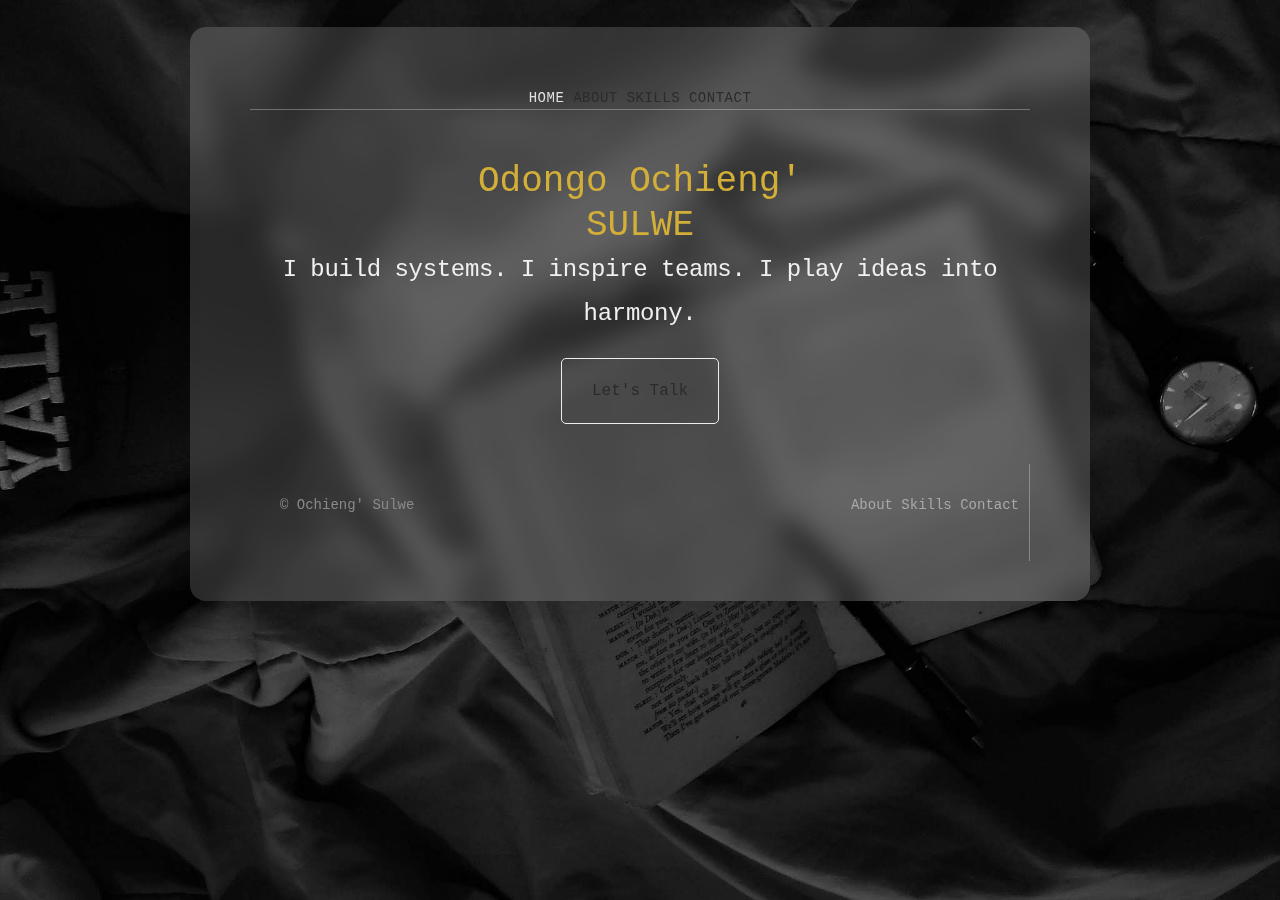
<file: index.html>
<!DOCTYPE html>
<html lang="en">
  <head>
      <meta charset="utf-8">
      <title>Sulwe - Home</title>
      <link rel="stylesheet" href="assets/stylesheets/main.css">
      <link rel="apple-touch-icon" sizes="180x180" href="/apple-touch-icon.png">
      <link rel="icon" type="image/png" sizes="32x32" href="/favicon-32x32.png">
      <link rel="icon" type="image/png" sizes="16x16" href="/favicon-16x16.png">
      <link rel="manifest" href="/site.webmanifest">
  </head>
  <body class="index-body">
      <div class="index-container">
          <header>
              <nav class="primary-nav">
                  <a href="index.html" class="active-index">Home</a>
                  <a href="about.html">About</a>
                  <a href="skills.html">Skills</a>
                  <a href="contact.html">Contact</a>
              </nav>
          </header>
          <section class="hero">
              <h1>Odongo Ochieng&apos; <strong><br>SULWE</strong></h1>
              <p>I build systems. I inspire teams. I play ideas into harmony.</p>
              <a href="contact.html" class="btn btn-alt">Let&apos;s Talk</a>
          </section>
          <footer class="index-footer primary-footer container group">
              <small>&copy; Ochieng&apos; Sulwe</small>
              <nav class="footer-nav">
                  <a href="about.html">About</a>
                  <a href="skills.html">Skills</a>
                  <a href="contact.html">Contact</a>
              </nav>
          </footer>
      </div>
  </body>
</html>
</file>
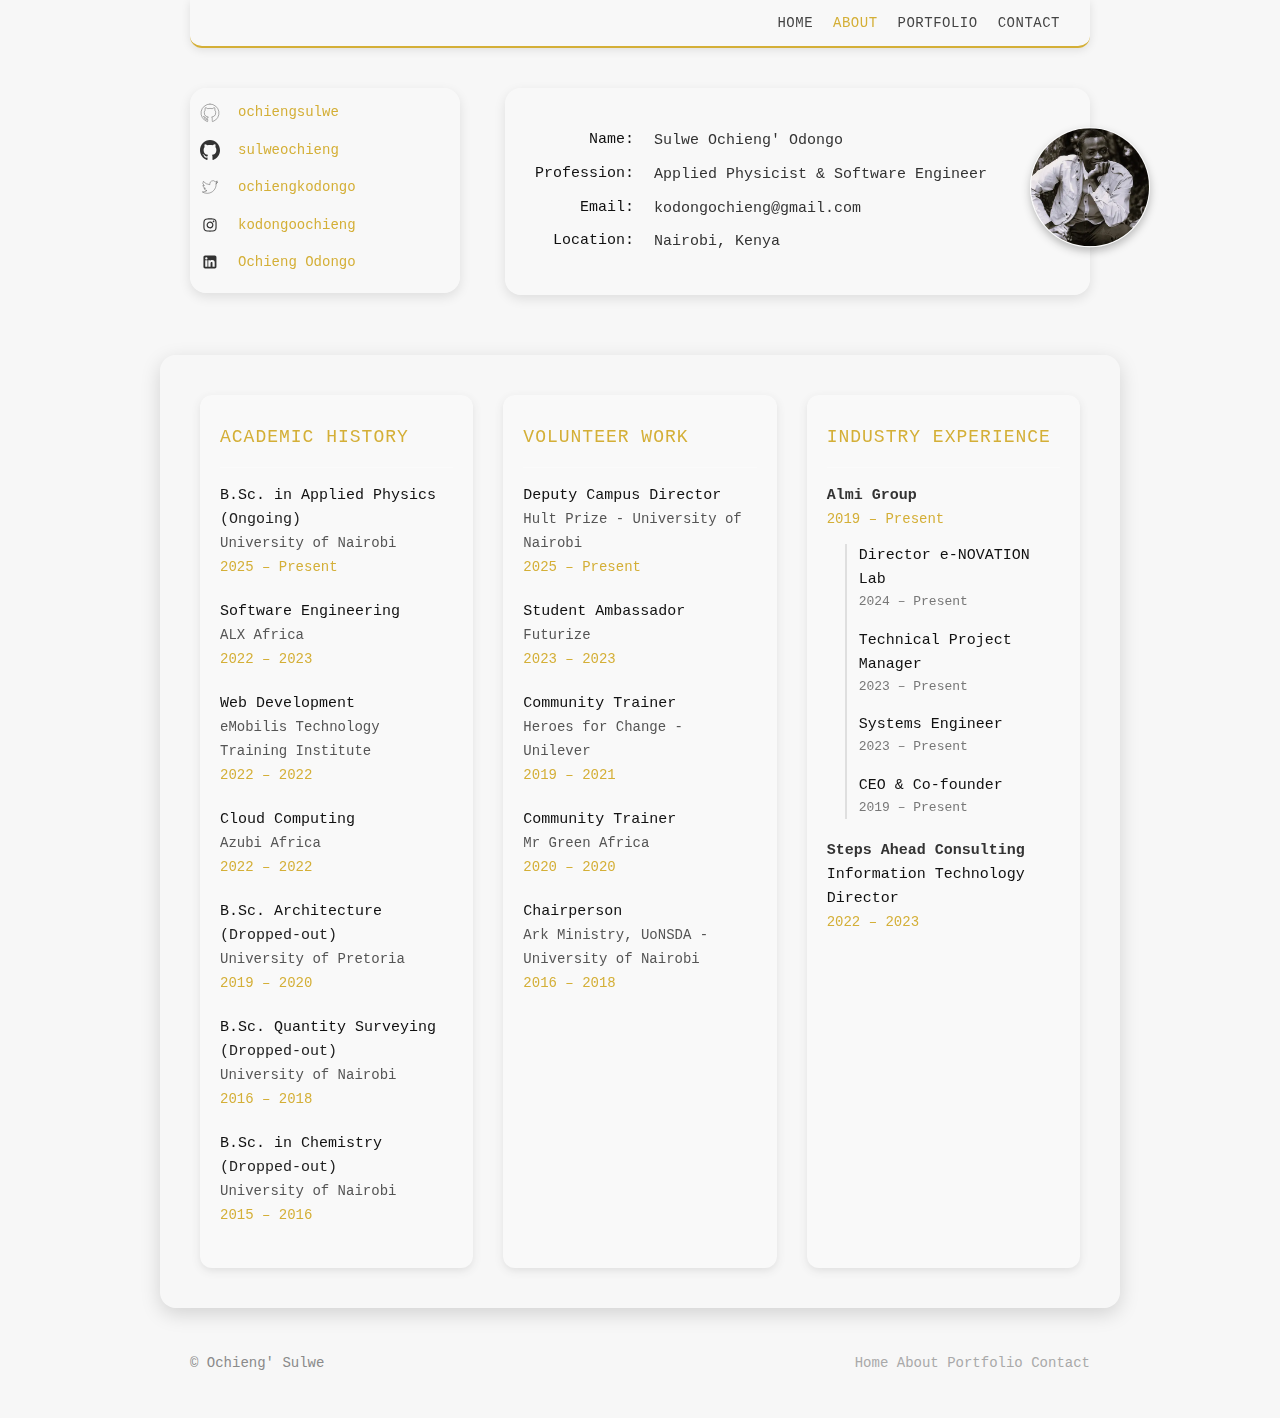
<file: about.html>
<!DOCTYPE html>
<html lang="en">
  <head>
      <meta charset="utf-8">
      <title>Sulwe - About</title>
      <link rel="stylesheet" href="assets/stylesheets/main.css">
  </head>
  <body>
      <header class="container">
          <nav class="about-nav">
              <a href="index.html">Home</a>
              <a href="about.html" class="active-about">About</a>
              <a href="skills.html">Portfolio</a>
              <a href="contact.html">Contact</a>
          </nav>
      </header>
      <section class="about-intro container">
          <!--
              The section to carry; image, social/git links, bio-info
          -->
          <aside class="socials">
              <!--
                  This section is to carry all links to my external links.
                  To organise the data I will use list
                  Should be floated to the left
                  Should occupy 30% of parent width
              -->
              <ul>
                  <li class="social-item">
                      <a href="https://github.com/ochiengsulwe" target="_blank" rel="noopener noreferrer">
                          <img src="assets/images/site/github/github-svgrepo-white.svg" alt="GitHub logo">
                          <span>ochiengsulwe</span>
                      </a>
                  </li>
                  <li class="social-item">
                      <a href="https://github.com/sulweochieng" target="_blank" rel="noopener noreferrer">
                          <img src="assets/images/site/github/github-142-svgrepo-black.svg" alt="GitHub logo">
                          <span>sulweochieng</span>
                      </a>
                  </li>
                  <li class="social-item">
                      <a href="https://x.com/ochiengkodongo" target="_blank" rel="noopener noreferrer">
                          <img src="assets/images/site/twitter/twitter-svgrepo-white.svg" alt="Twitter logo">
                          <span>ochiengkodongo</span>
                      </a>
                  </li>
                  <li class="social-item">
                      <a href="https://www.instagram.com/kodongoochieng/" target="_blank" rel="noopener noreferrer">
                          <img src="assets/images/site/insta/instagram-svgrepo-com.svg" alt="Instagram logo">
                          <span>kodongoochieng</span>
                      </a>
                  </li>
                  <li class="social-item">
                      <a href="https://www.linkedin.com/in/ochiengsulwe/" target="_blank" rel="noopener noreferrer">
                          <img src="assets/images/site/linkedin/linkedin-svgrepo-com.svg" alt="LinkedIn logo">
                          <span>Ochieng Odongo</span>
                      </a>
                  </li>
              </ul>
          </aside>
          <section class="about-hero">
              <!--
                  This section introduces my bio-data.
                  It should contain my image, centrally placed relative to it.
                  Name, Current Location, Email, DOB, Languages etc
              -->
              <ul class="biodata">
                  <li><strong>Name:</strong> Sulwe Ochieng&apos; Odongo</li>
                  <li><strong>Profession:</strong> Applied Physicist &amp; Software Engineer</li>
                  <li><strong>Email:</strong> kodongochieng@gmail.com</li>
                  <li><strong>Location:</strong> Nairobi, Kenya</li>
              </ul>
              <div class="profile-image">
                  <img src="assets/images/profile/Ochibo.webp" alt="Sulwe Profile"
                  loading="lazy">
              </div>
          </section>
      </section>
      <section class="career-summary container">
          <!-- ACADEMIC QUALIFICATIONS -->
          <div class="column academics">
              <h2 class="about-h2">Academic History</h2>
              <ul class="qualifications">
                  <li>
                      <strong>B.Sc. in Applied Physics</strong> (Ongoing)<br>
                      <span class="institution">University of Nairobi</span><br>
                      <span class="duration">2025 – Present</span>
                  </li>
                  <li>
                      <strong>Software Engineering</strong><br>
                      <span class="institution">ALX Africa</span><br>
                      <span class="duration">2022 – 2023</span>
                  </li>
                  <li>
                      <strong>Web Development</strong><br>
                      <span class="institution">eMobilis Technology Training Institute</span><br>
                      <span class="duration">2022 – 2022</span>
                  </li>
                  <li>
                      <strong>Cloud Computing</strong><br>
                      <span class="institution">Azubi Africa</span><br>
                      <span class="duration">2022 – 2022</span>
                  </li>
                  <li>
                      <strong>B.Sc. Architecture</strong> (Dropped-out)<br>
                      <span class="institution">University of Pretoria</span><br>
                      <span class="duration">2019 – 2020</span>
                  </li>
                  <li>
                      <strong>B.Sc. Quantity Surveying</strong> (Dropped-out)<br>
                      <span class="institution">University of Nairobi</span><br>
                      <span class="duration">2016 – 2018</span>
                  </li>
                  <li>
                      <strong>B.Sc. in Chemistry</strong> (Dropped-out)<br>
                      <span class="institution">University of Nairobi</span><br>
                      <span class="duration">2015 – 2016</span>
                  </li>
              </ul>
          </div>
          <!-- VOLUNTEER ENGAGEMENTS -->
          <div class="column volunteer">
              <h2 class="about-h2">Volunteer Work</h2>
              <ul class="volunteer-list">
                  <li>
                      <strong>Deputy Campus Director</strong><br><span class="org">Hult
                          Prize - University of Nairobi</span><br>
                      <span class="duration">2025 – Present</span>
                  </li>
                  <li>
                      <strong>Student Ambassador</strong><br><span class="org">Futurize</span><br>
                      <span class="duration">2023 – 2023</span>
                  </li>
                  <li>
                      <strong>Community Trainer</strong><br><span class="org">Heroes for
                          Change - Unilever</span><br>
                      <span class="duration">2019 – 2021</span>
                  </li>
                  <li>
                      <strong>Community Trainer</strong><br><span class="org">Mr Green Africa</span><br>
                      <span class="duration">2020 – 2020</span>
                  </li>
                  <li>
                      <strong>Chairperson</strong><br><span class="org">Ark Ministry, UoNSDA - University
                          of Nairobi</span><br>
                      <span class="duration">2016 – 2018</span>
                  </li>
              </ul>
          </div>
          <!-- WORK EXPERIENCE -->
          <div class="column work">
              <h2 class="about-h2">Industry Experience</h2>
              <ul class="work-list">
                  <!-- Almi Group -->
                  <li>
                      <a href="https://almi.co.ke" target="_blank" rel="noopener">Almi
                          Group</a><br>
                      <span class="duration">2019 – Present</span>
                      <ul class="roles">
                          <li>
                              <strong>Director e-NOVATION Lab</strong><br>
                              <span class="role-duration">2024 – Present</span>
                          </li>
                          <li>
                              <strong>Technical Project Manager</strong><br>
                              <span class="role-duration">2023 – Present</span>
                          </li>
                          <li>
                              <strong>Systems Engineer</strong><br>
                              <span class="role-duration">2023 – Present</span>
                          </li>
                          <li>
                              <strong>CEO &amp; Co-founder</strong><br>
                              <span class="role-duration">2019 – Present</span>
                          </li>
                      </ul>
                  </li>
                  <!-- Steps Ahead Consulting -->
                  <li>
                      <a href="https://www.stepsaheadconsulting.net/" target="_blank"
                          rel="noopener">Steps Ahead Consulting</a><br>
                      <strong>Information Technology Director</strong><br>
                      <span class="duration">2022 – 2023</span>
                  </li>
              </ul>
          </div>
      </section>
          
      <footer class="primary-footer container group">
          <small>&copy; Ochieng&apos; Sulwe</small>
          <nav class="footer-nav">
              <a href="index.html">Home</a>
              <a href="about.html">About</a>
              <a href="skills.html">Portfolio</a>
              <a href="contact.html">Contact</a>
          </nav>
      </footer>
  </body>
</html>
</file>
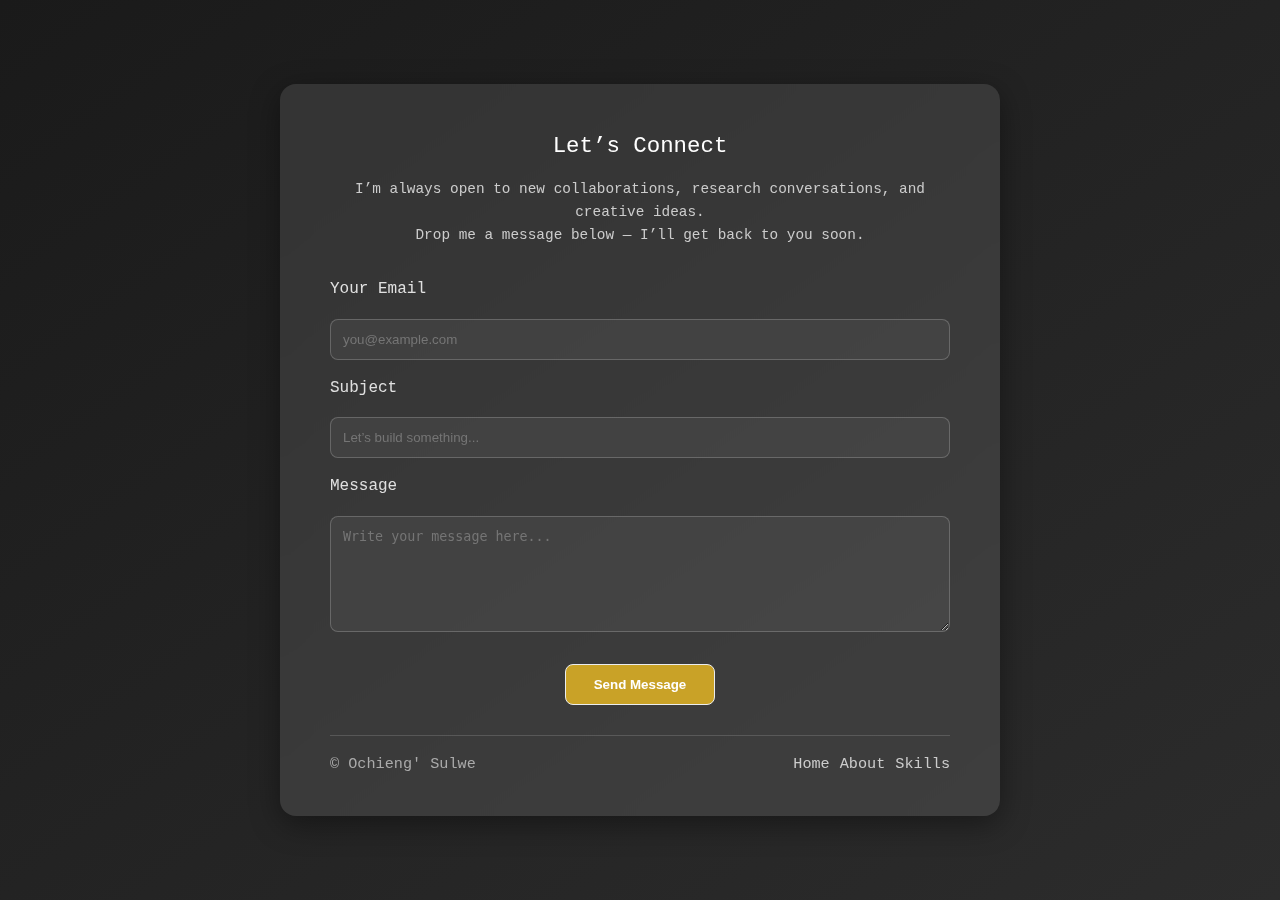
<file: contact.html>
<!DOCTYPE html>
<html lang="en">
  <head>
    <meta charset="utf-8">
    <title>Contact — Sulwe</title>
    <link rel="stylesheet" href="assets/stylesheets/main.css">
  </head>
  <body class="contact-body">
    <div class="contact-container">
      <section class="contact-hero">
        <h1>Let’s Connect</h1>
        <p>I’m always open to new collaborations, research conversations, and creative ideas.<br>
        Drop me a message below — I’ll get back to you soon.</p>
      </section>

      <form class="contact-form" action="mailto:kodongochieng@gmail.com" method="post" enctype="text/plain">
        <label for="email">Your Email</label>
        <input type="email" id="email" name="email" placeholder="you@example.com" required>

        <label for="subject">Subject</label>
        <input type="text" id="subject" name="subject" placeholder="Let’s build something..." required>

        <label for="message">Message</label>
        <textarea id="message" name="message" rows="6" placeholder="Write your message here..." required></textarea>

        <button type="submit" class="btn btn-alt">Send Message</button>
      </form>

      <footer class="contact-footer">
        <small>&copy; Ochieng&apos; Sulwe</small>
        <nav class="footer-nav">
          <a href="index.html">Home</a>
          <a href="about.html">About</a>
          <a href="skills.html">Skills</a>
        </nav>
      </footer>
    </div>
  </body>
</html>
</file>
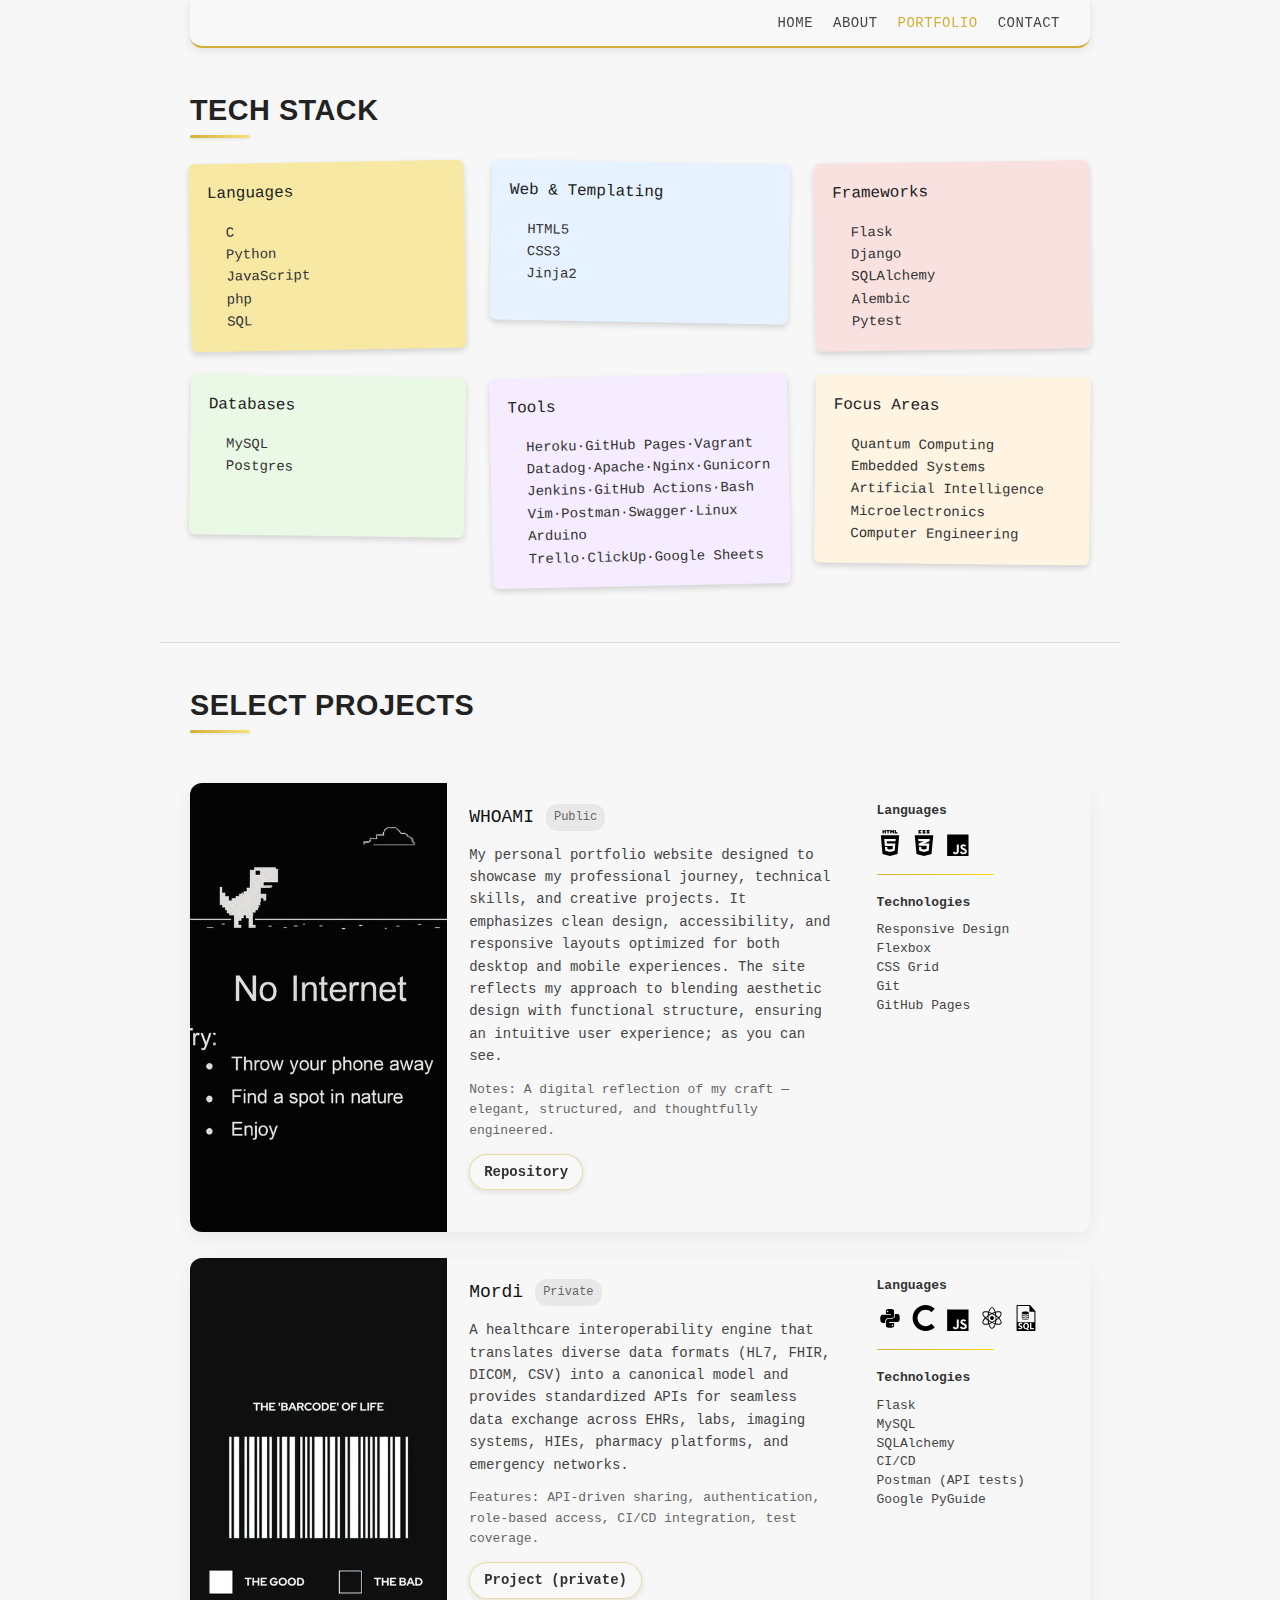
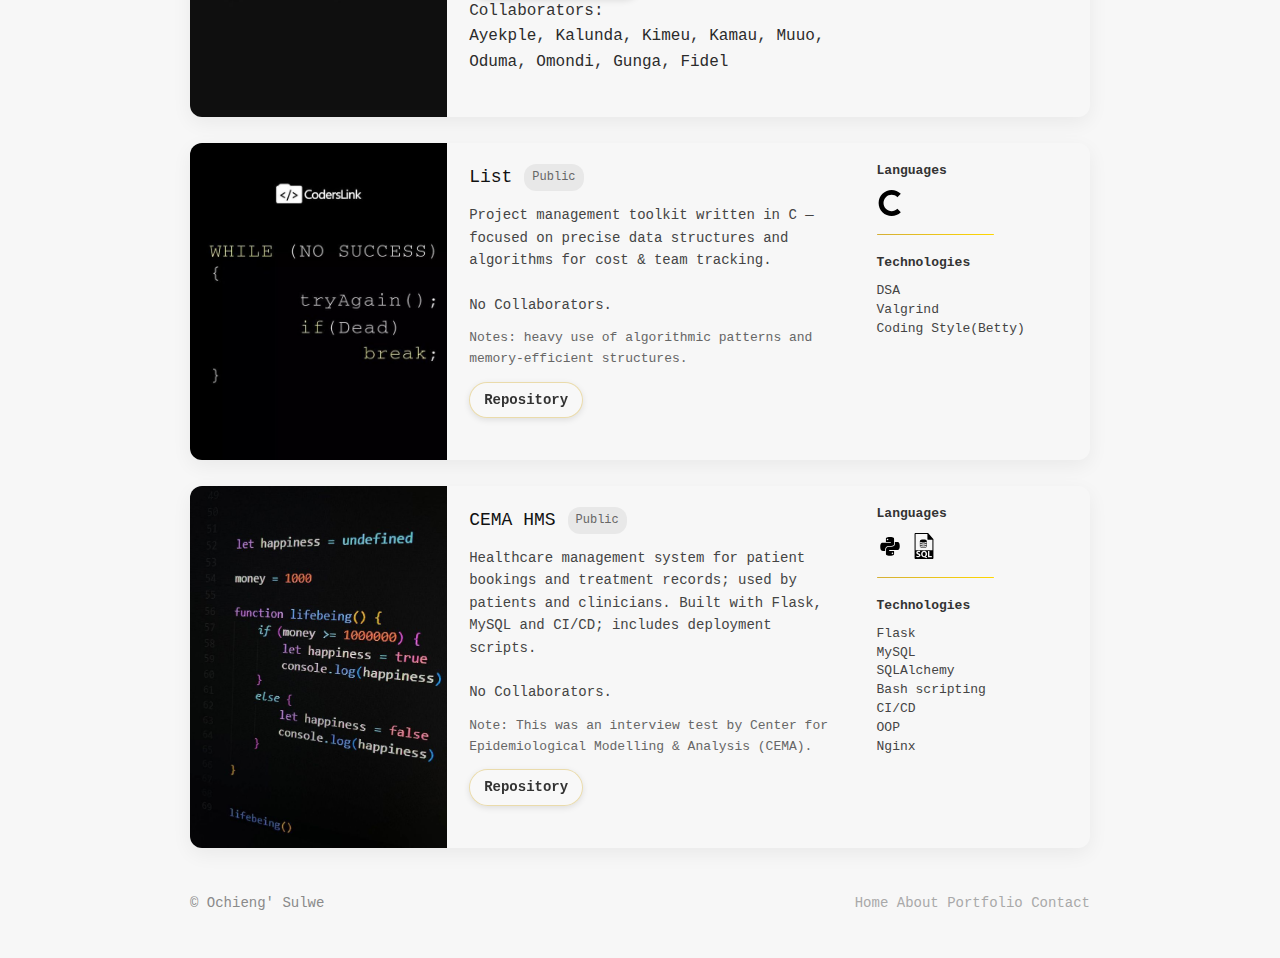
<file: skills.html>
<!DOCTYPE html>
<html lang="en">
  <head>
      <meta charset="utf-8">
      <title>Sulwe - Skills</title>
      <link rel="stylesheet" href="assets/stylesheets/main.css">
  </head>
  <body>
      <header class="container">
          <nav class="about-nav">
              <a href="index.html">Home</a>
              <a href="about.html">About</a>
              <a href="skills.html" class="active-about">Portfolio</a>
              <a href="contact.html">Contact</a>
          </nav>
      </header>
      <section class="skills-hero container">
          <h1 class="section-title">Tech Stack</h1>
          <!-- Sticky notes grid -->
          <div class="sticky-grid">
              <article class="sticky">
                  <h3>Languages</h3>
                  <ul>
                      <li>C</li>
                      <li>Python</li>
                      <li>JavaScript</li>
                      <li>php</li>
                      <li>SQL</li>
                  </ul>
              </article>
              <article class="sticky">
                  <h3>Web &amp; Templating</h3>
                  <ul>
                      <li>HTML5</li>
                      <li>CSS3</li>
                      <li>Jinja2</li>
                  </ul>
              </article>
              <article class="sticky">
                  <h3>Frameworks</h3>
                  <ul>
                      <li>Flask</li>
                      <li>Django</li>
                      <li>SQLAlchemy</li>
                      <li>Alembic</li>
                      <li>Pytest</li>
                  </ul>
              </article>
              <article class="sticky">
                  <h3>Databases</h3>
                  <ul>
                      <li>MySQL</li>
                      <li>Postgres</li>
                  </ul>
              </article>
              <article class="sticky">
                  <h3>Tools</h3>
                  <ul>
                      <li>Heroku&middot;GitHub Pages&middot;Vagrant</li>
                      <li>Datadog&middot;Apache&middot;Nginx&middot;Gunicorn</li>
                      <li>Jenkins&middot;GitHub Actions&middot;Bash</li>
                      <li>Vim&middot;Postman&middot;Swagger&middot;Linux</li>
                      <li>Arduino</li>
                      <li>Trello&middot;ClickUp&middot;Google Sheets</li>
                  </ul>
              </article>
              <article class="sticky">
                  <h3>Focus Areas</h3>
                  <ul>
                      <li>Quantum Computing</li>
                      <li>Embedded Systems</li>
                      <li>Artificial Intelligence</li>
                      <li>Microelectronics</li>
                      <li>Computer Engineering</li>
                  </ul>
              </article>
          </div>
      </section>
      <!-- Projects list -->
      <section class="projects container">
          <h1 class="section-title">Select Projects</h1>
          <!-- Project 1 -->
          <article class="project-row">
              <div class="proj-image">
                  <img src="assets/images/site/web.jpeg" alt="List project screenshot">
              </div>
              <div class="proj-main">
                  <h3 class="proj-title">WHOAMI <span class="proj-status">Public</span></h3>
                  <p class="proj-desc">
                      My personal portfolio website designed to showcase my professional journey,
                      technical skills, and creative projects. It emphasizes clean design,
                      accessibility, and responsive layouts optimized for both desktop and mobile experiences.
                      The site reflects my approach to blending aesthetic design with functional structure,
                      ensuring an intuitive user experience; as you can see.
                  </p>
                  <p class="proj-meta"><strong>Notes:</strong> A digital reflection of my
                      craft — elegant, structured, and thoughtfully engineered.</p>
                  <p class="proj-link">
                      <a href="https://github.com/ochiengsulwe/Portfolio" target="_blank"
                          rel="noopener" class="btn-link">Repository</a>
                  </p>
              </div>
              <div class="proj-tech">
                  <div class="tech-col">
                      <div class="tech-title">Languages</div>
                      <div class="tech-icons">
                          <img src="assets/images/site/html5-01-svgrepo-com.svg" alt="HTML5">
                          <img src="assets/images/site/css3-01-svgrepo-com.svg" alt="CSS3">
                          <img src="assets/images/site/javascript-svgrepo-com.svg" alt="JavaScript">
                      </div>
                  </div>
                  <div class="divider-short"></div>
                  <div class="tech-col">
                      <div class="tech-title">Technologies</div>
                      <div class="tech-list">
                          Responsive Design<br>Flexbox<br>CSS Grid<br>Git<br>GitHub Pages
                      </div>
                  </div>
              </div>
          </article>
          <!-- Project 2 -->
          <article class="project-row">
              <div class="proj-image">
                  <img src="assets/images/site/mbg.jpeg" alt="Mordi Health screenshot">
              </div>
              <div class="proj-main">
                  <h3 class="proj-title">Mordi<span class="proj-status">Private</span></h3>
                  <p class="proj-desc">
                      A healthcare interoperability engine that translates diverse data
                      formats (HL7, FHIR, DICOM, CSV) into a canonical model and provides
                      standardized APIs for seamless data exchange across EHRs, labs, imaging systems, HIEs, pharmacy platforms, and emergency networks.
                  </p>
                  <p class="proj-meta">
                      <strong>Features:</strong> API-driven sharing, authentication, role-based access, CI/CD integration, test coverage.
                  </p>
                  <p class="proj-link">
                      <a href="#" class="btn-link" aria-label="Mordi Health project
                      (private)">Project (private)</a><br>
                      <span class="proj-collabs">Collaborators:
                          <br><a href="https://github.com/cayekple" target="_blank"
                              rel="noopener">Ayekple</a>,
                          <a href="https://github.com/kalundaah" target="_blank"
                              rel="noopener">Kalunda</a>,
                          <a href="https://github.com/kimeudom" target="_blank"
                              rel="noopener">Kimeu</a>,
                          <a href="https://github.com/Hillary-KG" target="_blank"
                              rel="noopener">Kamau</a>,
                          <a href="https://github.com/Antoh3" target="_blank"
                              rel="noopener">Muuo</a>,
                          <a href="https://github.com/ArnoldOduma" target="_blank"
                              rel="noopener">Oduma</a>,
                          <a href="https://github.com/Taylor-Omondi-Odhiambo" target="_blank"
                              rel="noopener">Omondi</a>,
                          <a href="https://github.com/Manase44" target="_blank"
                              rel="noopener">Gunga</a>,
                          <a href="https://github.com/SenZmaKi" target="_blank"
                              rel="noopener">Fidel</a>
                      </span>
                  </p>
              </div>
              <div class="proj-tech">
                  <div class="tech-col">
                      <div class="tech-title">Languages</div>
                      <div class="tech-icons">
                          <img src="assets/images/site/python-svgrepo-com.svg" alt="Python">
                          <img src="assets/images/site/c-svgrepo-com.svg" alt="C">
                          <img src="assets/images/site/javascript-svgrepo-com.svg" alt="JavaScript">
                          <img src="assets/images/site/react-svgrepo-com.svg" alt="React">
                          <img src="assets/images/site/sql-file-format-symbol-svgrepo-com.svg" alt="SQL">
                      </div>
                  </div>
                  <div class="divider-short"></div>
                  <div class="tech-col">
                      <div class="tech-title">Technologies</div>
                      <div class="tech-list">
                          Flask<br>MySQL<br>SQLAlchemy<br>CI/CD<br>Postman (API
                          tests)<br>Google PyGuide
                      </div>
                  </div>
              </div>
          </article>
          <!-- Project 3 -->
          <article class="project-row">
              <div class="proj-image">
                  <img src="assets/images/site/Try Again.jpeg" alt="List project screenshot">
              </div>
              <div class="proj-main">
                  <h3 class="proj-title">List <span class="proj-status">Public</span></h3>
                  <p class="proj-desc">
                      Project management toolkit written in C — focused on precise data
                      structures and algorithms for cost &amp; team tracking. <br><br>No
                      Collaborators.
                  </p>
                  <p class="proj-meta"><strong>Notes:</strong> heavy use of algorithmic patterns and memory-efficient structures.</p>
                  <p class="proj-link">
                      <a href="https://github.com/ochiengsulwe/estimate" target="_blank"
                          rel="noopener" class="btn-link">Repository</a>
                  </p>
              </div>
              <div class="proj-tech">
                  <div class="tech-col">
                      <div class="tech-title">Languages</div>
                      <div class="tech-icons">
                          <img src="assets/images/site/c-svgrepo-com.svg" alt="C">
                      </div>
                  </div>
                  <div class="divider-short"></div>
                  <div class="tech-col">
                      <div class="tech-title">Technologies</div>
                      <div class="tech-list">
                          DSA<br>Valgrind<br>Coding Style(Betty)
                      </div>
                  </div>
              </div>
          </article>
          <!-- Project 4 -->
          <article class="project-row">
              <div class="proj-image">
                  <img src="assets/images/site/CEME-bg.jpeg" alt="CEMA HMS screenshot">
              </div>
              <div class="proj-main">
                  <h3 class="proj-title">CEMA HMS <span class="proj-status">Public</span></h3>
                  <p class="proj-desc">
                      Healthcare management system for patient bookings and treatment records;
                      used by patients and clinicians. Built with Flask, MySQL and CI/CD;
                      includes deployment scripts.<br><br>No Collaborators.
                  </p>
                  <p class="proj-meta"><strong>Note:</strong> This was an interview test
                      by Center for Epidemiological Modelling &amp; Analysis (CEMA).</p>
                  <p class="proj-link">
                      <a href="https://github.com/ochiengsulwe/CEMA-HIS" target="_blank"
                          rel="noopener" class="btn-link">Repository</a>
                  </p>
              </div>
              <div class="proj-tech">
                  <div class="tech-col">
                      <div class="tech-title">Languages</div>
                      <div class="tech-icons">
                          <img src="assets/images/site/python-svgrepo-com.svg" alt="Python">
                          <img src="assets/images/site/sql-file-format-symbol-svgrepo-com.svg" alt="SQL">
                      </div>
                  </div>
                  <div class="divider-short"></div>
                  <div class="tech-col">
                      <div class="tech-title">Technologies</div>
                      <div class="tech-list">
                          Flask<br>MySQL<br>SQLAlchemy<br>Bash
                          scripting<br>CI/CD<br>OOP<br>Nginx
                      </div>
                  </div>
              </div>
          </article>
      </section>
      <footer class="primary-footer container group">
          <small>&copy; Ochieng&apos; Sulwe</small>
          <nav class="footer-nav">
              <a href="index.html">Home</a>
              <a href="about.html">About</a>
              <a href="skills.html">Portfolio</a>
              <a href="contact.html">Contact</a>
          </nav>
  </body>
</html>
</file>
<file: assets/stylesheets/main.css>
/* http://meyerweb.com/eric/tools/css/reset/ 2. v2.0 | 20110126
  License: none (public domain)
*/

html, body, div, span, applet, object, iframe,
h1, h2, h3, h4, h5, h6, p, blockquote, pre,
a, abbr, acronym, address, big, cite, code,
del, dfn, em, img, ins, kbd, q, s, samp,
small, strike, strong, sub, sup, tt, var,
b, u, i, center,
dl, dt, dd, ol, ul, li,
fieldset, form, label, legend,
table, caption, tbody, tfoot, thead, tr, th, td,
article, aside, canvas, details, embed,
figure, figcaption, footer, header, hgroup,
menu, nav, output, ruby, section, summary,
time, mark, audio, video {
  margin: 0;
  padding: 0;
  border: 0;
  font-size: 100%;
  font: inherit;
  vertical-align: baseline;
}
/* HTML5 display-role reset for older browsers */
article, aside, details, figcaption, figure,
footer, header, hgroup, menu, nav, section {
  display: block;
}
body {
  line-height: 1;
}
ol, ul {
  list-style: none;
}
blockquote, q {
  quotes: none;
}
blockquote:before, blockquote:after,
q:before, q:after {
  content: '';
  content: none;
}
table {
  border-collapse: collapse;
  border-spacing: 0;
}
/*
  ========================================
  Custom styles
  ========================================
*/
html {
  scroll-behavior: smooth;
}

body {
  color: #333;
  font-family: "IBM Plex Mono", "Courier New", Courier, monospace;
  font-weight: 400;
  font-size: clamp(14px, 1vw + 0.5rem, 16px); /* smooth scaling */
  line-height: 1.6;
  background-color: #f7f7f7;
}
.index-body {
  background-image: url("../images/site/BG.jpg");
  background-size: cover;       /* makes image fill the page */
  background-position: center;  /* centers the image */
  background-repeat: no-repeat; /* prevents tiling */
  background-attachment: fixed; /* makes it stay still while scrolling */
}
/*
  ========================================
  Grid
  ========================================
*/

*,
*::before,
*::after {
  -webkit-box-sizing: border-box;
     -moz-box-sizing: border-box;
          box-sizing: border-box;
}
.container {
  margin: 0 auto;
  padding-left: 30px;
  padding-right: 30px;
  width: 960px;
}
.index-container {
  margin: 3vh auto 3vh; /* top right/left bottom */
  padding: 40px 60px; /* comfortable inner padding */
  width: 80%; /* narrower width for breathing room */
  max-width: 900px; /* keep it from stretching too wide */
  border-radius: 16px; /* rounded corners for soft look */
  box-shadow: 0 8px 24px rgba(0,0,0,0.1); /* gentle floating shadow */
/* Glass Effect */
  background: rgba(255, 255, 255, 0.15); /* translucent white layer */
  backdrop-filter: blur(12px); /* blur whatever is behind it */
  -webkit-backdrop-filter: blur(12px); /* Safari support */
  color: #f0f0f0; /* light text for dark backgrounds */
}

/*
  ========================================
  Typography
  ========================================
*/

h3, h4, h5, p {
  margin-bottom: 22px;
}
h1, h2, h3, h4 {
  color: #d4af37;
}
h1 {
  font-size: 36px;
  line-height: 44px;
}
h2 {
  font-size: 24px;
  line-height: 44px;
}
h3 {
  font-size: 21px;
}
/*
h4 {
  font-size: 18px;
}
*/
strong {
  font-weight: 400;
}
cite, em {
  font-style: italic;
}
/*
  ========================================
  Buttons
  ========================================
*/

.btn {
  border-radius: 5px;
  display: inline-block;
  margin: 0;
}
.btn-alt {
  border: 1px solid #ebedef;
  padding: 10px 30px;
}
/*
  ========================================
  Header
  ========================================
*/
header {
  /* position: relative; */
  position: sticky;
  text-align: center;
  top: 0;
  z-index: 1000;
  margin-top: 20px;
  margin-bottom: 0; /* removes gap between header & hero */
}
.primary-nav {
  font-size: 14px;
  font-weight: 400;
  letter-spacing: .5px;
  text-transform: uppercase;
  border-bottom: 1px solid rgba(255, 255, 255, 0.3);
}
.about-nav {
  position: sticky; /* stays visible while scrolling */
  top: 0; /* sticks to top edge */
  z-index: 1000; /* keeps it above other elements */

  display: flex;
  justify-content: flex-end; /* align to right on large screens */
  gap: 20px;
  padding: 12px 30px;

  background: rgba(255, 255, 255, 0.2); /* glass-like transparency */
  backdrop-filter: blur(12px); /* frosted effect */
  border-bottom: 2px solid #d4af37; /* elegant gold accent line */
  border-radius: 0 0 12px 12px; /* soft rounded bottom corners */
  box-shadow: 0 2px 10px rgba(0,0,0,0.1);

  font-size: 14px;
  letter-spacing: 0.5px;
  text-transform: uppercase;
}

/* Text and link color for elegant contrast */
.about-nav a {
  color: #444; /* deep grey, readable on glass */
  text-decoration: none;
  font-weight: 500;
  transition: color 0.3s ease, transform 0.3s ease;
}
.about-nav a:hover {
  color: #d4af37; /* gold on hover */
  transform: translateY(-1px);
}
.about-nav a.active-about {
  color: #d4af37; /* gold on hover */
}

/* ========================================
   Responsive Enhancements for Index Page
   ======================================== */
@media (max-width: 768px) {
  body.index-body {
      display: flex;
      flex-direction: column;
      justify-content: center; /* centers vertically */
      align-items: center;
      min-height: 100vh;
      margin: 0;
  }

  /* Make container adapt beautifully */
  .index-container {
    width: 90%; /* narrower margins */
    padding: 30px 20px;
    margin: 0 auto; /* center vertically & horizontally */
    max-width: none; /* remove fixed limit for smaller screens */
    border-radius: 12px;
    box-shadow: 0 4px 12px rgba(0,0,0,0.2);
  }

  /* Center hero text on small devices */
  .hero {
    padding: 40px 10px;
    line-height: 1.5;
  }

  .hero h1 {
    font-size: 28px;
  }

  .hero p {
    font-size: 18px;
  }

  /* Navigation: centered and golden links */
  .primary-nav {
    display: flex;
    flex-wrap: wrap;
    justify-content: center;
    gap: 12px;
    border-bottom: 1px solid rgba(255, 255, 255, 0.3);
    /*border-bottom: 1px solid rgba(255, 215, 0, 0.4); */
    padding: 10px 0;
  }

  .primary-nav a {
    color: #d4af37; /* gold links */
    font-weight: 600;
    transition: color 0.3s ease;
  }

  .primary-nav a:hover,
  .primary-nav a.active-index {
    color: #fff !important; /* ensure override */
  }

  /* Footer alignment */
  .index-footer {
    text-align: center;
    display: flex;
    flex-direction: column;
    align-items: center;
    border: none;
    padding: 20px 0;
  }

  .footer-nav {
    text-align: center;
    margin-top: 10px;
  }

  .footer-nav a {
    display: inline-block;
    margin: 0 8px;
  }
  .index-footer {
  margin-top: auto;
  padding-bottom: 20px;
  }

}

/* ================================
   Let's Talk Button Glow Effect
   ================================ */
.lets-talk-btn {
  display: inline-block;
  background-color: #d4af37; /* gold base */
  color: #111;
  padding: 10px 24px;
  border-radius: 8px;
  font-weight: 600;
  text-decoration: none;
  position: relative;
  overflow: hidden;
  box-shadow: 0 0 12px rgba(212, 175, 55, 0.5);
  transition: transform 0.3s ease, box-shadow 0.3s ease;
}

.lets-talk-btn:hover {
  transform: translateY(-3px);
  box-shadow: 0 0 20px rgba(212, 175, 55, 0.8);
  color: #000;
}

/* Optional gentle pulse animation */
@keyframes goldPulse {
  0% { box-shadow: 0 0 10px rgba(212, 175, 55, 0.4); }
  50% { box-shadow: 0 0 20px rgba(212, 175, 55, 0.8); }
  100% { box-shadow: 0 0 10px rgba(212, 175, 55, 0.4); }
}

/* Activate pulse only on smaller screens (mobile-friendly highlight) */
@media (max-width: 768px) {
  .lets-talk-btn {
    animation: goldPulse 2.5s infinite ease-in-out;
  }
}
/* Center alignment for smaller screens */
@media (max-width: 768px) {
  .about-nav {
    justify-content: center;
    flex-wrap: wrap;
    padding: 10px 15px;
  }
}
/*
  ========================================
  Footer
  ========================================
*/
.primary-footer {
  font-size: 14px;
  color: #8a8a8a;
  padding-bottom: 44px;
  padding-top: 44px;
}
.index-footer {
  margin-top: -20px;
  padding-top: 30px;
  width: 100%;
  max-width: 900px;
  padding-right: 10px;
  border-right: 1px solid rgba(255, 255, 255, 0.3);
}
.footer-nav {
  text-align: right;
  /*border-bottom: 1px solid rgba(255, 255, 255, 0.3);*/

}
.primary-footer small {
  float: left;
  font-weight: 400;
  /*padding-left: 10px;
  border-left: 1px solid rgba(255, 255, 255, 0.3);*/

}
/*
  ========================================
  Home
  ========================================
*/
.hero {
  margin-top: -10px; /* slight upward overlap */
  text-align: center;
  line-height: 44px;
  padding: 60px 20px;
}
.hero h1 {
  font-size: 36px;
  color: #d4af37;
}
.hero p {
  font-size: 24px;
  font-weight: 100;
  letter-spacing: -0.3px;
  word-spacing: -0.5px;
}

/*
  ========================================
  Links
  ========================================
*/
a {
  color: #2b2b2b;
  font-weight: 500;
  text-decoration: none;
}
.active-index,
a:hover {
  color: #e0e0e0;
}
.footer-nav a {
  color: #a9a9a9; /* soft silver-grey */
}
.footer-nav a:hover {
  color: #c5a572; /* soft gold highlight */
}
/*
  ========================================
  About     About   About
  ========================================
*/
/*
  ========================================
  Socials
  ========================================
*/
.social-item {
  list-style: none;
  margin: 8px 0;
}

.social-item a {
  display: flex;
  align-items: center;
  gap: 8px;
  color: #d4af37;
  text-decoration: none;
  transition: color 0.3s ease;
}

.social-item a:hover {
  color: #e0e0e0;
}

.social-item img {
  width: 20px;
  height: 20px;
  filter: brightness(1.2);
}
/*
  ========================================
  Intro
  ========================================
*/
.about-intro {
  display: flex;
  justify-content: space-between;
  align-items: flex-start;
  gap: 40px;
  margin-top: 40px;
}

/* 1. Socials Section (aside) */
.socials {
  width: 30%;
  background: rgba(255, 255, 255, 0.2);
  border-radius: 16px;
  padding: 5px 10px;
  backdrop-filter: blur(10px);
  box-shadow: 0 4px 12px rgba(0,0,0,0.1);
}

.socials ul {
  list-style: none;
  padding: 0;
  margin: 0;
}

.socials li {
  display: flex;
  align-items: center;
  margin-bottom: 15px;
  font-size: 14px;
  color: #444;
}

.socials img {
  width: 20px;
  height: 20px;
  margin-right: 10px;
  opacity: 0.8;
  transition: opacity 0.3s;
}

.socials img:hover {
  opacity: 1;
}

/* 2. Hero Section (biodata + profile image) */
.about-hero {
  width: 65%;
  position: relative;
  display: flex;
  justify-content: flex-start;
  align-items: flex-start;
  align-items: center;
  background: rgba(255, 255, 255, 0.2);
  border-radius: 16px;
  padding: 40px 80px 40px 30px;
  backdrop-filter: blur(10px);
  box-shadow: 0 4px 12px rgba(0,0,0,0.1);
}

.biodata {
  list-style: none;
  padding: 0;
  margin: 0;
  display: grid;
  grid-template-columns: max-content 1fr;
  column-gap: 12px;
  row-gap: 8px;
}

.biodata li {
  margin-bottom: 12px;
  display: contents;
  font-size: 15px;
  line-height: 1.6;
}

.biodata strong {
  color: #111;
  margin-right: 8px;
  text-align: right;
}
/* Profile Image */
.profile-image {
  position: absolute;
  top: 50%;
  right: -60px;
  transform: translateY(-50%);
}

.profile-image img {
  width: 120px;
  height: 120px;
  border-radius: 50%;
  object-fit: cover;
  border: 1px solid rgba(255, 255, 255, 0.5);
  box-shadow: 0 4px 8px rgba(0,0,0,0.25);
  margin: 0;
  padding: 0;
  background: rgba(255, 255, 255, 0.05);
}
@media (max-width: 992px) {
  .about-intro {
    flex-direction: column;
    align-items: center;
    gap: 20px;
  }

  .about-hero,
  .socials {
    width: 90%;
  }

  .about-hero {
    padding: 30px 20px;
  }
}

@media (max-width: 600px) {
  .about-hero,
  .socials {
    width: 100%;
    padding: 20px;
  }

  .about-intro {
    gap: 15px;
  }
}
/*
  ========================================
  Career Histrory
  ========================================
*/
.career-summary {
  display: flex;
  justify-content: space-between;
  gap: 30px;
  margin-top: 60px;
  padding: 40px;
  background: rgba(255, 255, 255, 0.1);
  border-radius: 16px;
  backdrop-filter: blur(10px);
  box-shadow: 0 6px 20px rgba(0,0,0,0.15);
}

/* Each column */
.career-summary .column {
  flex: 1;
  background: rgba(255, 255, 255, 0.15);
  border-radius: 12px;
  padding: 20px;
  box-shadow: 0 3px 10px rgba(0,0,0,0.1);
}

.career-summary h2 {
  font-size: 18px;
  text-transform: uppercase;
  letter-spacing: 1px;
  margin-bottom: 16px;
  border-bottom: 1px solid rgba(255,255,255,0.3);
  padding-bottom: 8px;
}

/* Lists inside each section */
.qualifications, .volunteer-list, .work-list {
  list-style: none;
  padding: 0;
  margin: 0;
}

.qualifications li,
.volunteer-list li,
.work-list li {
  margin-bottom: 20px;
  font-size: 15px;
  line-height: 1.6;
  color: #222;
}

.career-summary strong {
  color: #111;
}

.career-summary .institution,
.career-summary .org,
.career-summary {
  font-size: 14px;
  color: #555;
}
.duration {
    font-size: 14px;
    color: #d4af37;
}
.achievements {
  list-style-type: disc;
  margin-left: 18px;
  margin-top: 8px;
  color: #333;
}

.role-desc {
  font-size: 14px;
  color: #444;
  margin-top: 6px;
}

/* Links to company websites */
.work-list a {
  color: #333;
  font-weight: 600;
  text-decoration: none;
}

.work-list a:hover {
  color: #777;
  text-decoration: none;
}

/* Responsive tweak */
@media (max-width: 900px) {
  .career-summary {
    flex-direction: column;
  }
}
/* Roles under each company */
.roles {
  list-style: none;
  margin: 12px 0 0 18px;
  padding: 0;
  border-left: 2px solid rgba(0, 0, 0, 0.1);
}

.roles li {
  margin-bottom: 16px;
  padding-left: 12px;
}

.roles strong {
  color: #111;
  font-size: 15px;
}

.role-duration {
  display: block;
  font-size: 13px;
  color: #777;
}

.role-desc {
  font-size: 14px;
  color: #444;
  margin-top: 4px;
  line-height: 1.5;
}
/*
  ========================================
  Skills     Skills   Skills
  ========================================
*/
/* ------------------------------
   Sticky notes hero
   ------------------------------ */
.skills-hero {
  margin-top: 40px;
}

.section-title {
  font-family: "Poppins", "IBM Plex Sans", sans-serif;
  font-size: 1.8rem;
  font-weight: 600;
  letter-spacing: 0.5px;
  color: #222;
  text-transform: uppercase;
  position: relative;
  margin-bottom: 24px;
  display: inline-block;
  padding-bottom: 6px;
}

/* Add a stylish accent line underneath */
.section-title::after {
  content: "";
  position: absolute;
  bottom: 0;
  left: 0;
  width: 60px;
  height: 3px;
  background: linear-gradient(to right, #d4af37, #f7e27d); /* soft gold accent */
  border-radius: 2px;
  box-shadow: 0 1px 3px rgba(0, 0, 0, 0.1);
}
/* sticky notes grid (2x3) */
.sticky-grid {
  display: grid;
  grid-template-columns: repeat(3, 1fr);
  gap: 26px;
  align-items: start;
}

/* individual sticky note */
.sticky {
  background: #fff9d9;
  padding: 18px;
  border-radius: 8px;
  min-height: 160px;
  box-shadow:
    -8px 10px 18px rgba(0,0,0,0.08), /* left/bottom shadow (gives lift) */
    0 2px 6px rgba(0,0,0,0.06); /* subtle ambient shadow */
  transform: rotate(-1.5deg); /* slight tilt — vary per note for realism */
  transition: transform 0.25s ease, box-shadow 0.25s ease;
  display: flex;
  flex-direction: column;
  gap: 8px;
}

/* Sticky Note Layout */
.sticky:nth-child(1) {
  transform: rotate(-1deg);
  background-color: #f7e8a4; /* warm parchment yellow */
}

.sticky:nth-child(2) {
  transform: rotate(1deg);
  background-color: #e6f2ff; /* soft sky blue */
}

.sticky:nth-child(3) {
  transform: rotate(-0.8deg);
  background-color: #f9e1e0; /* gentle rose */
}

.sticky:nth-child(4) {
  transform: rotate(0.8deg);
  background-color: #eaf8e6; /* pale mint green */
}

.sticky:nth-child(5) {
  transform: rotate(-1.2deg);
  background-color: #f5ecff; /* lavender mist */
}

.sticky:nth-child(6) {
  transform: rotate(0.6deg);
  background-color: #fff4e1; /* cream orange tint */
}

.sticky {
  box-shadow: 0 3px 6px rgba(0,0,0,0.15);
  border-radius: 6px;
  transition: transform 0.2s ease, box-shadow 0.2s ease;
}
/*
.sticky:hover {
  transform: scale(1.03) rotate(0deg);
  box-shadow: 0 6px 12px rgba(0,0,0,0.2);
}
*/
.sticky:hover {
  transform: translateY(-6px) rotate(0deg);
  box-shadow: -12px 16px 26px rgba(0,0,0,0.12);
}
.sticky h3 {
  margin: 0 0 6px;
  font-size: 16px;
  color: #222;
}

.sticky ul {
  margin: 0;
  padding-left: 18px;
  color: #333;
  font-size: 14px;
  line-height: 1.6;
}

/* ------------------------------
   Projects area
   ------------------------------ */

.projects {
  border-top: 1px solid rgba(0, 0, 0, 0.1);
  padding-top: 40px;
  margin-top: 56px;
  display: flex;
  flex-direction: column;
  gap: 26px;
}

/* Each project as a tight 3-column row */
.project-row {
  display: grid;
  grid-template-columns: 1fr 1.6fr 0.9fr; /* image | main | tech */
  gap: 0; /* no spaces between columns */
  background: rgba(255,255,255,0.06);
  border-radius: 12px;
  overflow: hidden; /* ensures rounded corners clip images */
  box-shadow: 0 6px 20px rgba(0,0,0,0.06);
}

/* left image column */
.proj-image img {
  width: 100%;
  height: 100%;
  object-fit: cover;
  display: block;
  /* visibility: hidden; */
  /* display: none; */
}

/* middle column content */
.proj-main {
  padding: 20px 22px;
  display: flex;
  flex-direction: column;
  gap: 12px;
}

.proj-title {
  margin: 0;
  display: flex;
  align-items: center;
  gap: 12px;
  font-size: 18px;
  color: #111;
}
.proj-status {
  background: rgba(0,0,0,0.06);
  color: #666;
  padding: 4px 8px;
  border-radius: 12px;
  font-size: 12px;
}

/* project description and meta */
.proj-desc { color: #444; margin: 0; font-size: 14px; }
.proj-meta { font-size: 13px; color: #666; margin: 0; }

.btn-link {
  display: inline-block;
  padding: 6px 14px;
  background: rgba(255, 255, 255, 0.2); /* soft glassy background */
  color: #333; /* readable dark text */
  font-weight: 600;
  font-size: 14px;
  border-radius: 20px; /* pill-like rounded edges */
  text-decoration: none;
  transition: all 0.3s ease;
  backdrop-filter: blur(6px);
  border: 1px solid rgba(212, 175, 55, 0.4); /* subtle gold tint border */
  box-shadow: 0 2px 6px rgba(0, 0, 0, 0.1);
}

.btn-link:hover {
  background: rgba(212, 175, 55, 0.15); /* gentle gold hover glow */
  color: #000;
  border-color: #d4af37; /* solid gold on hover */
  box-shadow: 0 3px 10px rgba(0, 0, 0, 0.15);
  text-decoration: none;
}

.btn-link:active {
  transform: scale(0.97); /* slight press effect */
  box-shadow: 0 1px 4px rgba(0, 0, 0, 0.2);
}

/* right column: languages (icons) + tech list, separated by a short divider */
.proj-tech {
  padding: 18px;
  display: flex;
  flex-direction: column;
  justify-content: flex-start;
  gap: 12px;
  align-items: flex-start;
  background: rgba(255,255,255,0.03);
}

.tech-col { width: 100%; }
.tech-title { font-weight: 600; font-size: 13px; color: #333; margin-bottom: 8px; }
.tech-icons { display: flex; gap: 8px; align-items: center; flex-wrap: wrap; }
.tech-icons img { width: 26px; height: 26px; display: inline-block; object-fit: contain; }
.tech-list { color: #444; font-size: 13px; line-height: 1.45; }

/* a short centered divider (not full width) */
.divider-short {
  width: 60%;
  height: 1px;
  /* background: rgba(0,0,0,0.06); */
  background: linear-gradient(90deg, #d4af37, #ffd700);
  margin: 6px 0;
  border-radius: 1px;
}

/* ------------------------------
   Responsive tweaks
   ------------------------------ */

@media (max-width: 1100px) {
  .sticky-grid { grid-template-columns: repeat(2, 1fr); }
  .project-row { grid-template-columns: 1fr 1.6fr 1fr; }
}

@media (max-width: 800px) {
  .sticky-grid { grid-template-columns: 1fr; gap: 18px; }
  .project-row {
    grid-template-columns: 1fr; /* stack the columns vertically */
  }
  .proj-image img { height: 220px; } /* give image a fixed height */
  .proj-main { padding: 16px; }
  .proj-tech { padding: 16px; flex-direction: row; gap: 8px; align-items: center; flex-wrap: wrap; }
  .divider-short { display: none; }
}

/* small polish for the sticky notes to look less yellow on dark/light backgrounds */
@media (prefers-color-scheme: dark) {
  .sticky { background: rgba(255, 248, 220, 0.95); }
}
/*
  ========================================
  Contanct     Contact   Contact
  ========================================
*/
/*
  ========================================
  Contact-Body
  ========================================
*/
.contact-body {
  background: linear-gradient(to bottom right, #1a1a1a, #2c2c2c);
  color: #f0f0f0;
  min-height: 100vh;
  display: flex;
  justify-content: center;
  align-items: flex-start; /* start at top instead of perfect center */
  overflow-y: auto; /* allow scrolling if content exceeds screen height */
  padding: 40px 0; /* small vertical breathing room */
}
/* Hero section inside contact */
.contact-hero h1 {
  font-size: 1.4rem;
  margin-bottom: 10px;
  color: #ffffff;
}

.contact-hero p {
  font-size: .9rem;
  color: #cccccc;
  margin-bottom: 30px;
}

/* Contact form styling */
.contact-form {
  display: flex;
  flex-direction: column;
  gap: 16px;
  text-align: left;
}

.contact-form label {
  font-weight: 500;
  color: #e0e0e0;
}

.contact-form input,
.contact-form textarea {
  padding: 12px;
  border: 1px solid rgba(255, 255, 255, 0.2);
  border-radius: 8px;
  background: rgba(255, 255, 255, 0.05);
  color: #ffffff;
  outline: none;
  transition: border-color 0.3s;
}

.contact-form input:focus,
.contact-form textarea:focus {
  border-color: #ffd700;
}

.contact-form .btn {
  align-self: center;
  margin-top: 16px;
  background: #c9a227;
  color: #fff;
  padding: 12px 28px;
  border-radius: 8px;
  font-weight: bold;
  transition: all 0.3s ease;
}

.contact-form .btn:hover {
  background: #d4af37;
  color: #000;
  transform: translateY(-2px);
}

/* Footer styling */
.contact-footer {
  margin-top: 30px;
  border-top: 1px solid rgba(255, 255, 255, 0.15);
  padding-top: 16px;
  display: flex;
  justify-content: space-between;
  align-items: center;
  flex-wrap: wrap;
  font-size: 0.95rem;
}

.contact-footer small {
  color: #aaa;
}

.contact-footer nav {
  display: flex;
  flex-wrap: wrap;
  gap: 10px;
}

.contact-footer nav a {
  color: #ccc;
  transition: color 0.3s;
}

.contact-footer nav a:hover {
  color: #ffd700;
}

.contact-container {
  position: relative;
  width: 85%;
  max-width: 720px;
  background: rgba(255, 255, 255, 0.1);
  backdrop-filter: blur(12px) saturate(140%);
  border-radius: 16px;
  box-shadow: 0 8px 30px rgba(0, 0, 0, 0.4);
  padding: 40px 50px;
  text-align: center;
  display: flex;
  flex-direction: column;
  justify-content: space-between;
  animation: fadeUp 1.2s ease both;
  margin: auto;
}

@keyframes fadeUp {
  from { opacity: 0; transform: translateY(40px); }
  to { opacity: 1; transform: translateY(0); }
}
@keyframes shimmer {
  0% { transform: translateY(-50%) skewY(-10deg); }
  100% { transform: translateY(50%) skewY(-10deg); }
}

/* Responsive tweaks */
@media (max-width: 600px) {
  .contact-container {
    width: 92%;
    padding: 30px 24px;
  }

  .contact-footer {
    flex-direction: column;
    align-items: center;
    gap: 10px;
    text-align: center;
  }

  .contact-footer nav {
    justify-content: center;
  }
}
</file>
